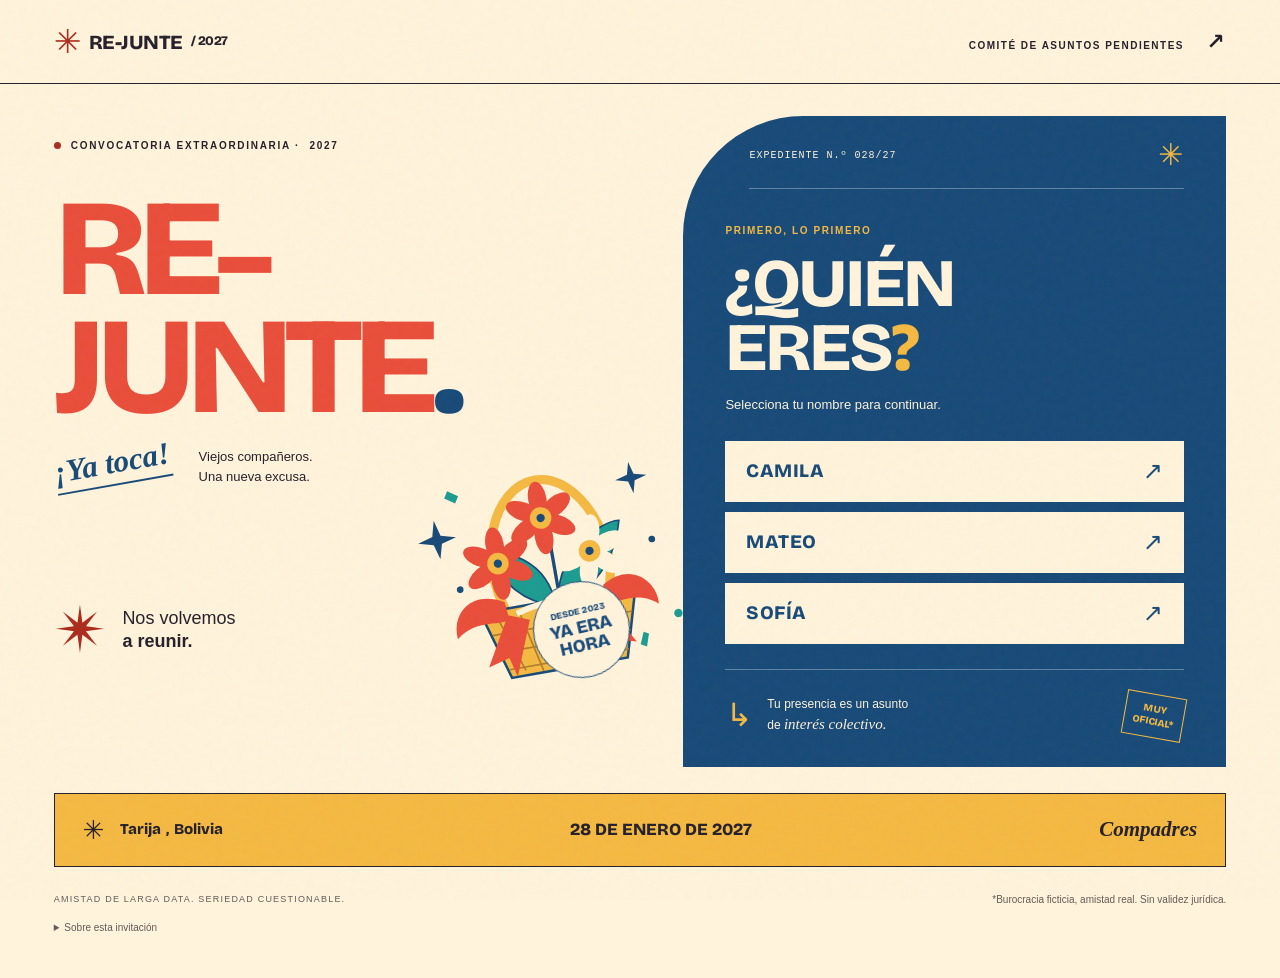
<file: docs/index.html>
<!doctype html>
<html lang="es">
<head>
  <meta charset="utf-8">
  <meta name="viewport" content="width=device-width,initial-scale=1">
  <meta name="theme-color" content="#184a78">
  <meta name="description" content="Nos volvemos a reunir. Re-junte · Compadres · 28 de enero de 2027 · Tarija, Bolivia.">
  <meta property="og:title" content="Re-junte 2027 · Nos volvemos a reunir">
  <meta property="og:description" content="Una convocatoria extraordinariamente seria para un reencuentro extraordinariamente necesario. Tarija · Compadres.">
  <meta property="og:type" content="website">
  <meta property="og:locale" content="es_BO">
  
  <title>Re-junte 2027 · Compadres en Tarija</title>
  <link rel="icon" href="assets/decorations/flor.svg" type="image/svg+xml">
  <link rel="stylesheet" href="styles.css">
  <script src="data.js" defer></script>
  <script src="app.js" defer></script>
</head>
<body>
  <a class="skip" href="#main">Saltar al contenido</a>
  <header class="masthead">
    <a class="brand" href="?" aria-label="Re-junte: volver a elegir nombre"><span class="brand-flower" aria-hidden="true">✳︎</span> RE-JUNTE<span class="brand-year"> / 2027</span></a>
    <span class="masthead-note">COMITÉ DE ASUNTOS PENDIENTES <span aria-hidden="true">↗</span></span>
  </header>
  <main id="main">
    <div id="notice" class="notice" role="status" hidden></div>
    <section id="selector" aria-labelledby="selector-heading">
      <div class="selector-grid">
        <div class="cover">
          <div class="eyebrow"><span class="little-dot" aria-hidden="true"></span> CONVOCATORIA EXTRAORDINARIA · <span class="event-year">2027</span></div>
          <h1 class="cover-title" aria-label="Re-junte"><span>RE<span class="title-hyphen">–</span></span><span>JUNTE<span class="title-dot">.</span></span></h1>
          <div class="cover-caption"><span class="scribble" aria-hidden="true">¡Ya toca!</span><p>Viejos compañeros.<br>Una nueva excusa.</p></div>
          <img class="cover-ornament" src="assets/decorations/compadres.svg" width="360" height="300" alt="" aria-hidden="true">
          <div class="cover-bottom"><span class="cover-star" aria-hidden="true">✴</span><p>Nos volvemos<br><strong>a reunir.</strong></p><span class="round-stamp" aria-hidden="true">DESDE 2023<br><b>YA ERA<br>HORA</b></span></div>
        </div>
        <div class="identity-panel">
          <div class="panel-top"><span>EXPEDIENTE N.º 028/27</span><span aria-hidden="true">✳︎</span></div>
          <div class="identity-intro"><span class="small-label">PRIMERO, LO PRIMERO</span><h2 id="selector-heading" tabindex="-1">¿QUIÉN <br>ERES<span>?</span></h2><p>Selecciona tu nombre para continuar.</p></div>
          <label id="search-wrap" class="search-wrap" hidden>Buscar tu nombre<input id="guest-search" type="search" autocomplete="off" placeholder="Escribe aquí…"></label>
          <div id="guest-list" class="guest-list" aria-label="Invitados"></div>
          <p id="no-results" hidden>No encontramos ese nombre.</p>
          <div class="panel-foot"><span aria-hidden="true">↳</span><p>Tu presencia es un asunto<br>de <em>interés colectivo.</em></p><span class="small-seal" aria-hidden="true">MUY<br>OFICIAL*</span></div>
        </div>
      </div>
      <div class="date-strip"><span class="strip-city"><span aria-hidden="true">✳︎</span> <span data-event="ciudad">Tarija</span>, <span data-event="pais">Bolivia</span></span><span class="strip-date event-date">28 de enero de 2027</span><span class="strip-festivity" data-event="festividad">Compadres</span></div>
    </section>

    <article id="invitation" class="invitation" aria-labelledby="invite-title" hidden>
      <div class="invitation-toolbar"><button id="change-guest" class="text-button" type="button">← CAMBIAR DE NOMBRE</button><span>NOTIFICACIÓN PERSONAL · <span class="event-year">2027</span></span></div>
      <header class="invite-header"><div><div class="eyebrow">SE HACE SABER A LA PERSONA CONVOCADA</div><h1 id="invite-title" tabindex="-1">RE-JUNTE<span>.</span></h1></div><img src="assets/decorations/flor.svg" alt="" aria-hidden="true" width="120" height="120"></header>
      <div class="invitation-grid">
        <div class="summons-block"><p class="summons"><strong id="guest-name"></strong>, alias <strong id="guest-alias"></strong>, estás <strong>cordialmente <span id="guest-obligation"></span> a asistir</strong> <span id="invitation-copy"></span></p></div>
        <aside class="event-card" aria-label="Datos del reencuentro"><span class="small-label">RESERVA LA FECHA</span><div class="calendar-number" id="event-day">28</div><span class="calendar-month" id="event-month">ENERO · 2027</span><div class="event-card-line"></div><p>📍 <strong data-event="ciudad">Tarija</strong></p><p>📅 <span class="event-date">28 de enero de 2027</span></p><p>🎉 <strong data-event="festividad">Compadres</strong></p><img src="assets/decorations/compadres.svg" alt="" aria-hidden="true" width="280" height="233"><span class="card-bottom">EL REENCUENTRO ES INEVITABLE.</span></aside>
        <div class="letter">

          <section id="video-panel" class="video-panel" aria-labelledby="video-heading" hidden>
            <h2 id="video-heading">Un mensaje del comité</h2><p>Reprodúcelo si quieres. Tu invitación sigue aquí abajo.</p>
            <video id="event-video" controls playsinline preload="none"><track id="video-captions" kind="captions" srclang="es" label="Español" default></video>
            <p id="video-error" role="status" hidden>No se pudo cargar el video. Puedes seguir leyendo la invitación.</p>
            <button id="skip-video" class="text-button" type="button">OMITIR Y SEGUIR LEYENDO ↓</button>
          </section>
          <p id="antecedents" tabindex="-1"></p>
          <section class="sanction" aria-labelledby="sanction-label"><span id="sanction-label" class="small-label">CLÁUSULA DE INASISTENCIA</span><p>Que quieras asistir o no, no interesa. Y si faltas, deberás enviar tu aporte para <strong>tres bebidas espirituosas</strong> o pagar <strong>medio kilo de asado por cada uno de los que sí estaremos allí</strong>.</p><span class="sanction-mark" aria-hidden="true">SIN<br>EXCUSAS</span></section>
          <p class="closing-copy"><span id="reserve-copy"></span><br><span id="details-copy"></span></p>
          <p id="closing-line" class="closing-line"></p>
          <p id="legal-copy" class="legal-copy"></p>
          <div class="actions"><button id="accept" class="button button-coral" type="button">ACEPTO MI DESTINO <span aria-hidden="true">↗</span></button><button id="negotiate" class="button button-outline" type="button">INTENTAR NEGOCIAR <span aria-hidden="true">↗</span></button></div>
          <p class="local-note">La respuesta se muestra solo en tu navegador. No se registra asistencia.</p>
        </div>

      </div>
    </article>
  </main>
  <footer class="footer"><span>AMISTAD DE LARGA DATA. SERIEDAD CUESTIONABLE.</span><p>*Burocracia ficticia, amistad real. Sin validez jurídica.</p><details><summary>Sobre esta invitación</summary><p>Los nombres, apodos e identificadores son públicos. Los enlaces individuales personalizan la invitación y no son una forma de autenticación. No usamos analítica, cookies ni seguimiento propio. Las acciones no envían confirmaciones. El alojamiento puede mantener registros técnicos propios.</p></details></footer>
  <dialog id="response-dialog" aria-labelledby="response-title" aria-describedby="response-body">
    <div class="dialog-paper"><span id="dialog-symbol" class="dialog-symbol" aria-hidden="true">✳︎</span><span class="small-label">EL COMITÉ SE HA PRONUNCIADO</span><h2 id="response-title" tabindex="-1"></h2><div id="response-body"></div><button id="close-dialog" class="button" type="button"></button></div>
  </dialog>
  <div id="confetti" aria-hidden="true"></div>
  <noscript><p class="notice">Activa JavaScript para elegir tu nombre y abrir la invitación. Re-junte: 28 de enero de 2027, Compadres, Tarija, Bolivia.</p></noscript>
</body>
</html>
</file>
<file: docs/styles.css>
@font-face {
  font-family:Bricolage;
  src:url('assets/fonts/bricolage.ttf') format('truetype');
  font-weight:200 800;
  font-display:swap;
}
:root {
  --paper:#fff3db;
  --ink:#25202a;
  --coral:#e94e3a;
  --blue:#184a78;
  --gold:#f4b942;
  --teal:#1c9c91;
  --line:#d7cab4;
  --red-ink:#ac2b1e;
  --display:Bricolage,'Arial Black',sans-serif;
}
* {
  box-sizing:border-box;
}
html {
  scroll-behavior:smooth;
}
body {
  margin:0;
  background:var(--paper);
  color:var(--ink);
  font-family:Arial,Helvetica,sans-serif;
  font-size:16px;
  line-height:1.6;
}
body:after {
  content:'';
  position:fixed;
  inset:0;
  pointer-events:none;
  opacity:.055;
  z-index:20;
  background-image:url("data:image/svg+xml,%3Csvg viewBox='0 0 160 160' xmlns='http://www.w3.org/2000/svg'%3E%3Cfilter id='n'%3E%3CfeTurbulence type='fractalNoise' baseFrequency='.8' numOctaves='3' stitchTiles='stitch'/%3E%3C/filter%3E%3Cpath fill='%23000' filter='url(%23n)' opacity='.6' d='M0 0h160v160H0z'/%3E%3C/svg%3E");
}
[hidden] {
  display:none!important;
}
button,input {
  font:inherit;
}
button,a,input,summary {
  -webkit-tap-highlight-color:transparent;
}
button {
  cursor:pointer;
}
button:disabled {
  cursor:default;
}
button:focus-visible,a:focus-visible,input:focus-visible,summary:focus-visible {
  outline:3px solid var(--teal);
  outline-offset:5px;
}
button:focus-visible {
  box-shadow:0 0 0 7px var(--paper);
}
h1,h2,p {
  margin:0;
}
a {
  color:inherit;
}
.skip {
  position:fixed;
  left:1rem;
  top:-100px;
  background:var(--paper);
  padding:1rem;
  z-index:50;
}
.skip:focus {
  top:1rem;
}
.masthead {
  max-width:1440px;
  margin:auto;
  padding:24px 4.2%;
  display:flex;
  align-items:center;
  justify-content:space-between;
  gap:20px;
  border-bottom:1px solid var(--ink);
}
.brand {
  font-family:var(--display);
  font-size:20px;
  font-weight:800;
  text-decoration:none;
  letter-spacing:-.5px;
  display:flex;
  align-items:center;
  gap:8px;
}
.brand-flower {
  font-size:33px;
  color:var(--red-ink);
  line-height:1;
}
.brand-year {
  font-size:13px;
  font-weight:500;
}
.masthead-note {
  font-size:10px;
  letter-spacing:1.5px;
  font-weight:bold;
}
.masthead-note span {
  font-size:22px;
  margin-left:18px;
}
main {
  max-width:1440px;
  margin:auto;
  padding:32px 4.2% 0;
}
.selector-grid {
  display:grid;
  grid-template-columns:1.16fr 1fr;
  min-height:640px;
}
.cover {
  position:relative;
  padding:22px 38px 30px 0;
  isolation:isolate;
  overflow:hidden;
}
.eyebrow {
  font:600 10px/1.5 Arial,sans-serif;
  letter-spacing:1.7px;
  display:flex;
  align-items:center;
  gap:10px;
}
.little-dot {
  width:7px;
  height:7px;
  border-radius:50%;
  background:var(--red-ink);
  display:inline-block;
}
.cover-title {
  position:relative;
  z-index:1;
  font:800 clamp(90px,10.7vw,158px)/.8 var(--display);
  letter-spacing:-10px;
  color:var(--coral);
  margin:42px 0 16px;
}
.cover-title>span {
  display:block;
}
.cover-title>span+span {
  margin-top:8px;
}
.title-dot {
  color:var(--blue);
}
.title-hyphen {
  font-size:.8em;
}
.cover-caption {
  display:flex;
  align-items:center;
  gap:28px;
  margin-top:25px;
  position:relative;
  z-index:2;
}
.scribble {
  font:bold italic 31px/1 Georgia,serif;
  transform:rotate(-10deg);
  color:var(--blue);
  border-bottom:2px solid var(--blue);
  padding:0 0 6px;
}
.cover-caption p {
  font-size:13px;
  line-height:1.5;
}
.cover-ornament {
  position:absolute;
  right:-18px;
  bottom:70px;
  width:300px;
  height:auto;
  z-index:-1;
  transform:rotate(-10deg);
}
.cover-bottom {
  display:flex;
  align-items:center;
  gap:15px;
  margin-top:95px;
}
.cover-star {
  font-size:64px;
  line-height:1;
  color:var(--red-ink);
}
.cover-bottom p {
  font-size:18px;
  line-height:1.25;
}
.round-stamp {
  font-family:var(--display);
  font-size:9px;
  line-height:1.4;
  text-align:center;
  border:1.5px solid var(--blue);
  border-radius:50%;
  color:var(--blue);
  width:97px;
  height:97px;
  display:grid;
  align-content:center;
  transform:rotate(-13deg);
  margin-left:auto;
  margin-right:15px;
  background:var(--paper);
}
.round-stamp b {
  font-size:18px;
  line-height:1;
}
.identity-panel {
  background:var(--blue);
  color:var(--paper);
  padding:24px 42px 26px;
  position:relative;
  border-radius:120px 0 0 0;
}
.panel-top {
  display:flex;
  justify-content:space-between;
  align-items:center;
  border-bottom:1px solid #ffffff50;
  padding-bottom:18px;
  margin-left:24px;
  font:10px/1.5 monospace;
  letter-spacing:1px;
}
.panel-top>span+span {
  font-size:30px;
  color:var(--gold);
  line-height:1;
}
.identity-intro {
  margin-top:35px;
}
.small-label {
  font:600 10px/1.4 Arial,sans-serif;
  letter-spacing:1.6px;
  display:block;
}
.identity-intro .small-label {
  color:#f4b942;
}
.identity-intro h2 {
  font:800 clamp(48px,5.3vw,75px)/.94 var(--display);
  letter-spacing:-3px;
  margin:14px 0 15px;
}
.identity-intro h2 span {
  color:var(--gold);
}
.identity-intro>p {
  font-size:13px;
  color:var(--paper);
}
.guest-list {
  display:grid;
  gap:10px;
  margin:25px 0;
}
.guest-button {
  background:var(--paper);
  border:1px solid var(--paper);
  color:var(--blue);
  display:flex;
  align-items:center;
  justify-content:space-between;
  text-align:left;
  padding:14px 20px;
  min-height:56px;
  font:800 19px/1.3 var(--display);
  letter-spacing:.5px;
  transition:transform .18s,background .18s;
  overflow-wrap:anywhere;
  text-transform:uppercase;
}
.guest-button>span {
  font-size:24px;
  font-weight:400;
  margin-left:15px;
}
.guest-button:hover {
  background:var(--gold);
  border-color:var(--gold);
  transform:translateX(4px);
}
.guest-button:active {
  transform:translateX(4px) scale(.98);
}
.panel-foot {
  display:flex;
  align-items:center;
  gap:15px;
  border-top:1px solid #ffffff50;
  padding-top:20px;
}
.panel-foot>span:first-child {
  font-size:32px;
  color:var(--gold);
}
.panel-foot p {
  font-size:12px;
  line-height:1.5;
}
.panel-foot em {
  font-family:Georgia,serif;
  font-size:15px;
}
.small-seal {
  margin-left:auto;
  font:800 10px/1.3 var(--display);
  border:1.5px solid var(--gold);
  color:var(--gold);
  padding:8px;
  transform:rotate(10deg);
  text-align:center;
}
.date-strip {
  background:var(--gold);
  border:1px solid var(--ink);
  display:flex;
  align-items:center;
  justify-content:space-between;
  gap:18px;
  padding:21px 28px;
  margin-top:26px;
  font:700 15px/1.4 var(--display);
}
.strip-city {
  display:flex;
  align-items:center;
  gap:5px;
}
.strip-city>span:first-child {
  font-size:26px;
  margin-right:10px;
  line-height:1;
}
.strip-date {
  text-transform:uppercase;
  font-size:17px;
}
.strip-festivity {
  font-family:Georgia,serif;
  font-style:italic;
  font-size:21px;
}
.footer {
  max-width:1440px;
  margin:25px auto 0;
  padding:0 4.2% 28px;
  font-size:10px;
  color:#625b57;
  display:flex;
  flex-wrap:wrap;
  justify-content:space-between;
  gap:12px;
}
.footer>span {
  font-size:9px;
  letter-spacing:1.2px;
}
.footer details {
  width:100%;
  max-width:700px;
}
.footer summary {
  cursor:pointer;
  min-height:30px;
  display:list-item;
}
.footer details p {
  font-size:12px;
  line-height:1.7;
}
.search-wrap {
  font-size:12px;
  margin-top:20px;
}
.search-wrap input {
  display:block;
  width:100%;
  background:var(--paper);
  color:var(--ink);
  border:0;
  padding:12px;
  margin-top:6px;
  min-height:44px;
}
.notice {
  padding:16px;
  border:1px solid var(--blue);
  margin-bottom:24px;
  background:#f4b94233;
  font-size:14px;
}
.invitation {
  padding-bottom:20px;
}
.invitation-toolbar {
  display:flex;
  align-items:center;
  justify-content:space-between;
  gap:15px;
  font:10px/1.4 monospace;
  letter-spacing:1px;
}
.text-button {
  border:0;
  background:none;
  color:var(--blue);
  font-size:10px;
  font-weight:bold;
  letter-spacing:1px;
  padding:12px 0;
  min-height:44px;
  text-decoration:underline;
  text-underline-offset:5px;
}
.invite-header {
  display:flex;
  justify-content:space-between;
  align-items:center;
  border-bottom:2px solid var(--ink);
  padding:28px 0;
  margin-bottom:35px;
  gap:20px;
}
.invite-header h1 {
  font:800 clamp(48px,8.6vw,124px)/1 var(--display);
  letter-spacing:-5px;
  color:var(--coral);
  margin-top:15px;
  overflow-wrap:anywhere;
}
.invite-header h1 span {
  color:var(--blue);
}
.invite-header img {
  width:90px;
  height:auto;
  transform:rotate(12deg);
}
.invitation-grid {
  display:grid;
  grid-template-columns:minmax(0,1.6fr) minmax(0,1fr);
  column-gap:60px;
  row-gap:0;
}
.summons-block {
  grid-column:1;
  grid-row:1;
}
.letter {
  grid-column:1;
  grid-row:2;
}
.letter {
  min-width:0;
}
.letter>p {
  font-size:16px;
  line-height:1.85;
}
.summons {
  font-size:21px;
  line-height:1.7;
  margin-bottom:30px;
  overflow-wrap:anywhere;
}
.summons strong:first-child {
  color:var(--red-ink);
  font-family:var(--display);
  font-size:1.25em;
}
.event-card {
  grid-column:2;
  grid-row:1 / span 2;
  align-self:start;
  background:var(--blue);
  color:var(--paper);
  padding:30px 28px 0;
  position:sticky;
  top:25px;
  border-radius:0 0 120px 0;
  overflow:hidden;
}
.event-card .small-label {
  color:var(--gold);
}
.calendar-number {
  font:800 135px/1.05 var(--display);
  letter-spacing:-9px;
  color:var(--gold);
  margin-top:12px;
}
.calendar-month {
  font:700 20px/1.5 var(--display);
}
.event-card-line {
  height:1px;
  background:#ffffff60;
  margin:20px 0;
}
.event-card>p {
  font-size:14px;
  margin-bottom:12px;
}
.event-card img {
  width:100%;
  height:auto;
  display:block;
  margin:12px auto 0;
  max-width:260px;
}
.card-bottom {
  display:block;
  font:9px/1.5 monospace;
  letter-spacing:1px;
  margin:15px 0 30px;
}
.sanction {
  margin:28px 0;
  background:#f4b94244;
  border:1px solid #b48732;
  padding:25px;
  position:relative;
}
.sanction .small-label {
  color:#6b4910;
  margin-bottom:12px;
}
.sanction p {
  font-size:16px;
  line-height:1.8;
  position:relative;
  z-index:1;
}
.sanction-mark {
  display:block;
  width:max-content;
  margin:20px 0 0 auto;
  color:var(--red-ink);
  border:2px solid var(--red-ink);
  padding:6px 10px;
  text-align:center;
  font:800 15px/1 var(--display);
  transform:rotate(-8deg);
}
.letter .closing-copy {
  margin:28px 0 18px;
}
.letter .closing-line {
  font:800 42px/1.1 var(--display);
  letter-spacing:-1.5px;
  max-width:400px;
  margin-bottom:28px;
  color:var(--blue);
}
.letter .legal-copy {
  font:italic 14px/1.8 Georgia,serif;
  border-top:1px solid var(--line);
  padding-top:22px;
}
.actions {
  display:grid;
  gap:12px;
  margin-top:25px;
}
.button {
  display:flex;
  align-items:center;
  justify-content:space-between;
  gap:14px;
  min-height:56px;
  padding:16px 20px;
  font:800 13px/1.4 var(--display);
  letter-spacing:.7px;
  border:1px solid var(--blue);
  background:var(--blue);
  color:var(--paper);
  transition:transform .18s,box-shadow .18s;
  overflow-wrap:anywhere;
}
.button:hover {
  transform:translateY(-2px);
  box-shadow:3px 3px 0 var(--ink);
}
.button:active {
  transform:translateY(1px);
}
.button-coral {
  background:var(--coral);
  border-color:var(--coral);
  color:#171219;
}
.button-outline {
  background:transparent;
  color:var(--blue);
}
.button span {
  font-size:22px;
  line-height:1;
}
.letter .local-note {
  font-size:11px;
  line-height:1.6;
  margin-top:14px;
  color:#625b57;
}
.video-panel {
  margin:25px 0;
  border:1px solid var(--line);
  padding:18px;
}
.video-panel h2 {
  font:700 24px/1.3 var(--display);
}
.video-panel p {
  font-size:13px;
}
.video-panel video {
  display:block;
  width:100%;
  max-height:400px;
  margin:15px 0;
  background:var(--ink);
}
dialog {
  border:0;
  padding:0;
  background:transparent;
  width:min(580px,calc(100% - 32px));
  max-height:calc(100dvh - 40px);
  color:var(--ink);
  overflow:auto;
}
dialog::backdrop {
  background:#17293acf;
  backdrop-filter:blur(5px);
}
.dialog-paper {
  background:var(--paper);
  padding:38px;
  border:7px double var(--blue);
  text-align:center;
  position:relative;
}
.dialog-symbol {
  display:block;
  color:var(--coral);
  font-size:66px;
  line-height:1;
  margin-bottom:15px;
}
.dialog-paper>.small-label {
  color:var(--blue);
}
.dialog-paper h2 {
  font:800 clamp(30px,5vw,49px)/1.05 var(--display);
  letter-spacing:-1.5px;
  color:var(--blue);
  margin:20px 0;
  overflow-wrap:anywhere;
}
.dialog-paper p {
  font-size:15px;
  margin:14px 0;
}
.dialog-paper .button {
  width:100%;
  justify-content:center;
  margin-top:25px;
}
.denied h2 {
  border:3px solid var(--red-ink);
  padding:12px 4px;
  color:var(--red-ink);
  transform:rotate(-5deg);
  animation:stamp .35s ease-out;
}
.denied .dialog-symbol {
  color:var(--blue);
}
#confetti {
  pointer-events:none;
  position:fixed;
  inset:0;
  z-index:40;
  overflow:hidden;
}
#confetti i {
  position:absolute;
  width:8px;
  height:17px;
  top:-30px;
  animation:fall 1.8s ease-in forwards;
}
.view-enter {
  animation:reveal .4s ease both;
}
.no-motion *,.no-motion *:before,.no-motion *:after {
  animation:none!important;
  transition:none!important;
  scroll-behavior:auto!important;
}
@keyframes stamp {
  from {
    transform:scale(1.4) rotate(-12deg);
    opacity:0;
  }
  to {
    transform:scale(1) rotate(-5deg);
    opacity:1;
  }
}
@keyframes reveal {
  from {
    opacity:0;
    transform:translateY(12px);
  }
  to {
    opacity:1;
    transform:translateY(0);
  }
}
@keyframes fall {
  to {
    transform:translateY(110vh) rotate(650deg);
    opacity:0;
  }
}
@media(min-width:1440px) {
  .cover-title {
    font-size:158px;
  }
}
@media(max-width:1024px) {
  .cover-title {
    letter-spacing:-7px;
  }
  .cover {
    padding-right:20px;
  }
  .identity-panel {
    padding:25px 28px;
  }
  .cover-ornament {
    width:250px;
    right:-30px;
    bottom:80px;
  }
  .selector-grid {
    min-height:600px;
  }
  .cover-bottom {
    margin-top:105px;
  }
  .round-stamp {
    width:82px;
    height:82px;
    margin-right:0;
  }
  .invitation-grid {
    gap:30px;
  }
  .event-card {
    padding:25px 20px 0;
  }
  .event-card>p {
    font-size:12px;
  }
  .calendar-number {
    font-size:110px;
  }
}
@media(max-width:767px) {
  .masthead {
    padding:18px 6%;
  }
  .masthead-note {
    font-size:8px;
    letter-spacing:.6px;
    max-width:123px;
    text-align:right;
  }
  .masthead-note span {
    display:none;
  }
  .brand {
    font-size:17px;
    gap:5px;
  }
  .brand-year {
    font-size:11px;
  }
  .brand-flower {
    font-size:28px;
  }
  main {
    padding:22px 6% 0;
  }
  .selector-grid {
    grid-template-columns:1fr;
    min-height:0;
  }
  .cover {
    padding:6px 0 22px;
    min-height:370px;
  }
  .eyebrow {
    font-size:8px;
    letter-spacing:1.3px;
  }
  .cover-title {
    font-size:clamp(100px,22vw,156px);
    letter-spacing:-7px;
    margin-top:28px;
    max-width:430px;
  }
  .cover-caption {
    margin-top:18px;
    gap:22px;
  }
  .cover-caption p {
    font-size:12px;
  }
  .scribble {
    font-size:26px;
  }
  .cover-ornament {
    width:clamp(155px,35vw,245px);
    bottom:22px;
    right:-8px;
    opacity:1;
  }
  .cover-bottom {
    margin-top:24px;
    gap:9px;
  }
  .cover-bottom p {
    font-size:14px;
  }
  .cover-star {
    font-size:42px;
  }
  .round-stamp {
    display:none;
  }
  .identity-panel {
    padding:22px 26px 25px;
    border-radius:70px 0 0 0;
  }
  .panel-top {
    margin-left:16px;
    padding-bottom:12px;
    font-size:8px;
  }
  .panel-top>span+span {
    font-size:25px;
  }
  .identity-intro {
    margin-top:23px;
  }
  .identity-intro h2 {
    font-size:clamp(34px,9.5vw,49px);
    letter-spacing:-2px;
    margin-top:10px;
  }
  .identity-intro h2 br {
    display:none;
  }
  .identity-intro h2 br:after {
    content:' ';
  }
  .identity-intro>p {
    font-size:12px;
  }
  .guest-list {
    margin:20px 0;
  }
  .guest-button {
    padding:12px 17px;
    min-height:54px;
    font-size:18px;
  }
  .panel-foot {
    padding-top:15px;
  }
  .date-strip {
    padding:17px;
    display:grid;
    grid-template-columns:1fr auto;
    gap:9px;
    margin-top:18px;
    font-size:13px;
  }
  .strip-date {
    grid-row:2;
    grid-column:1 / -1;
    font-size:15px;
  }
  .strip-festivity {
    font-size:18px;
  }
  .strip-city>span:first-child {
    font-size:21px;
    margin-right:3px;
  }
  .footer {
    padding:0 6% 25px;
    margin-top:20px;
    gap:8px;
  }
  .footer>span {
    font-size:8px;
  }
  .footer>p {
    font-size:9px;
  }
  .invitation-toolbar {
    font-size:8px;
    letter-spacing:.4px;
  }
  .invitation-toolbar>span {
    max-width:110px;
    text-align:right;
  }
  .text-button {
    font-size:9px;
  }
  .invite-header {
    padding:22px 0;
    margin-bottom:25px;
    gap:10px;
  }
  .invite-header h1 {
    font-size:clamp(39px,10.5vw,74px);
    letter-spacing:-2.5px;
  }
  .invite-header .eyebrow {
    font-size:7px;
    letter-spacing:.8px;
  }
  .invite-header img {
    width:47px;
  }
  .invitation-grid {
    display:flex;
    flex-direction:column;
    gap:25px;
  }
  .event-card {
    position:static;
    display:grid;
    grid-template-columns:80px 1fr;
    column-gap:18px;
    padding:22px;
    border-radius:0 0 45px 0;
    width:100%;
  }
  .event-card .small-label {
    grid-column:1/-1;
    font-size:9px;
  }
  .calendar-number {
    grid-column:1;
    grid-row:2/5;
    font-size:78px;
    letter-spacing:-5px;
    align-self:center;
    margin:0;
  }
  .calendar-month {
    display:none;
  }
  .event-card-line {
    display:none;
  }
  .event-card>p {
    grid-column:2;
    font-size:12px;
    margin:5px 0;
    line-height:1.5;
  }
  .event-card img,.card-bottom {
    display:none;
  }
  .summons {
    font-size:18px;
    line-height:1.75;
    margin-bottom:22px;
  }
  .letter>p,.sanction p {
    font-size:15px;
    line-height:1.85;
  }
  .sanction {
    padding:22px 18px;
    margin:24px 0;
  }
  .letter .closing-line {
    font-size:36px;
    max-width:280px;
  }
  .letter .legal-copy {
    font-size:13px;
  }
  .dialog-paper {
    padding:26px 20px;
  }
  .dialog-paper h2 {
    font-size:34px;
  }
  .dialog-paper p {
    font-size:14px;
  }
}
@media(max-width:360px) {
  .brand-year {
    display:none;
  }
  .masthead-note {
    max-width:112px;
    font-size:7px;
  }
  .cover-title {
    font-size:96px;
  }
  .cover {
    min-height:340px;
  }
  .cover-ornament {
    width:145px;
    right:-10px;
    bottom:20px;
  }
  .cover-caption {
    gap:17px;
  }
  .cover-caption p {
    font-size:11px;
  }
  .cover-bottom p {
    font-size:12px;
  }
  .identity-panel {
    padding:20px;
  }
  .identity-intro h2 {
    font-size:34px;
  }
  .date-strip {
    padding:14px;
    font-size:12px;
  }
  .strip-festivity {
    font-size:17px;
  }
  .dialog-paper h2 {
    font-size:29px;
  }
  .event-card {
    grid-template-columns:65px 1fr;
    column-gap:12px;
    padding:18px;
  }
  .calendar-number {
    font-size:67px;
  }
  .event-card>p {
    font-size:11px;
  }
}
@media(prefers-reduced-motion:reduce) {
  *,*:before,*:after {
    animation:none!important;
    transition:none!important;
    scroll-behavior:auto!important;
  }
}
@media print {
  .masthead,.footer,.actions,.invitation-toolbar,.local-note,#selector,dialog,#confetti,.video-panel {
    display:none!important;
  }
  .invitation-grid {
    display:block;
  }
  .event-card {
    position:static;
    margin-bottom:20px;
  }
  .invitation {
    display:block!important;
  }
  body {
    background:white;
  }
  body:after {
    display:none;
  }
}
.brand-flower,.cover-star,.panel-top>span+span,.dialog-symbol,.strip-city>span:first-child,.masthead-note span,.button span,.guest-button>span,.panel-foot>span:first-child {
  font-family:DejaVu Sans,sans-serif;
  font-variant-emoji:text;
}
@media(max-width:767px) {
  .summons-block .summons {
    margin-bottom:0;
  }
}
</file>
